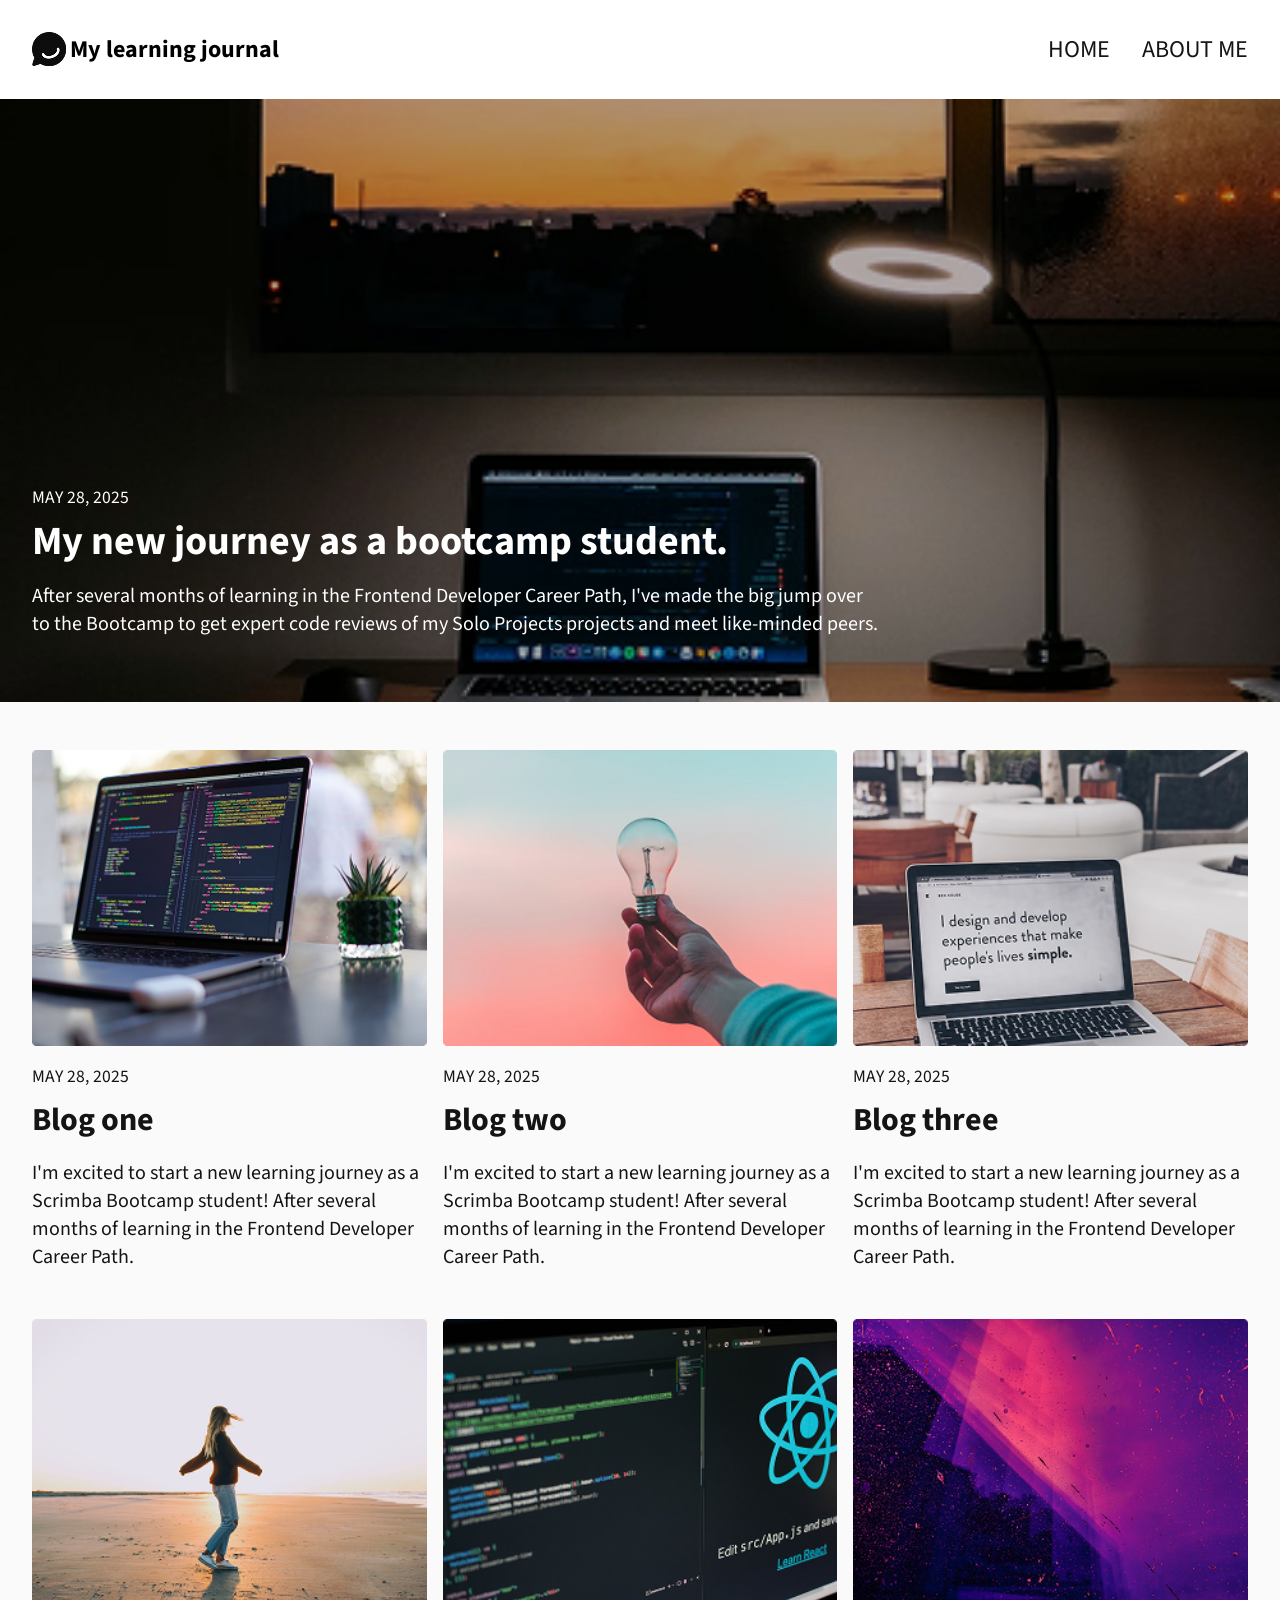
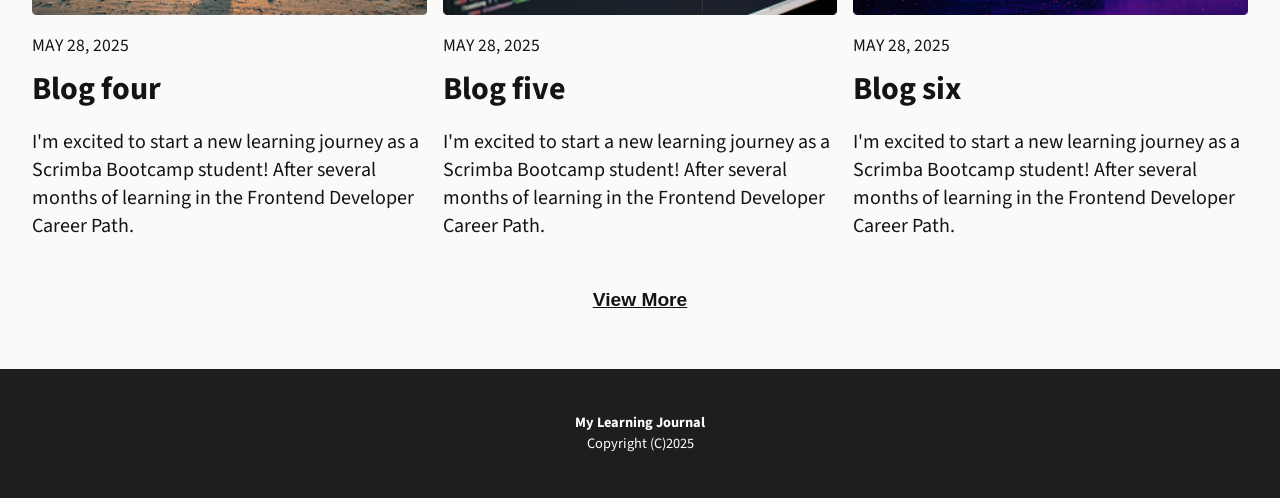
<file: index.html>
<!doctype html>
<html lang="en">
    <head>
        <title>My Learning Journal</title>
        <link rel="stylesheet" href="css/style.css">
        <link rel="preconnect" href="https://fonts.googleapis.com">
        <link rel="preconnect" href="https://fonts.gstatic.com" crossorigin>
        <link href="https://fonts.googleapis.com/css2?family=Source+Sans+3:wght@200..900&display=swap" rel="stylesheet">
        <meta name="viewport" content="width=device-width, initial-scale=1.0">
    </head>
    <body>
        <header class="site-header">
            <div class="logo">
                <a href="index.html">
                    <img class="logo-img" src="images/logo.png" alt="logo">
                </a>
                <h1>My learning journal</h1>
            </div>
            <nav class="nav-bar" id="nav-bar">
                <button class="menu-btn menu-btn-hover" id="menu-btn">Menu
                    <img class="menu-icon" src="images/bars-solid-full.svg" alt="Menu icon">
                </button>
                <ul class="nav-ul" id="nav-ul">
                    <li><a class="nav-link" href="index.html">Home</a></li>
                    <li><a class="nav-link" href="about.html">About me</a></li>
                </ul> 
            </nav>
        </header>
        <main>
			<article class="last-article">
                <a href="article.html" 
				    class="article-link" 
				    aria-label="Last article">
					<header class="article-header">
						<h2 class="last-article-header">My new journey as a bootcamp student.</h2>
						<span class="article-date">May 28, 2025</span>
					</header>
                    <p>
                        After several months of learning in the Frontend
                        Developer Career Path, I've made the big jump over to
                        the Bootcamp to get expert code reviews of my Solo
                        Projects projects and meet like-minded peers.
                    </p>
                </a>
			</article>
			<article class="blog-article blog-one">
				<img src="images/blog-image-06.png" 
					alt="A laptop on a desk with code on the screen">
                <a href="#" 
				    class="article-link" 
				    aria-label="Blog article one">
				    <header class="article-header">
					    <h2>Blog one</h2>
					    <span class="article-date">May 28, 2025</span>
				    </header>
                    <p>
                        I'm excited to start a new learning journey as a Scrimba Bootcamp student! 
                        After several months of learning in the Frontend Developer Career Path.
                    </p>
                </a>
			</article>
            <article class="blog-article blog-two">
				<img src="images/blog-image-04.png" 
					alt="A bulb in a person's hand">
                <a href="#" 
				    class="article-link" 
				    aria-label="Blog article two">
				    <header class="article-header">
					    <h2>Blog two</h2>
					    <span class="article-date">May 28, 2025</span>
				    </header>
                    <p>
                        I'm excited to start a new learning journey as a Scrimba Bootcamp student! 
                        After several months of learning in the Frontend Developer Career Path.
                    </p>
                </a>
			</article>
            <article class="blog-article blog-three">
				<img src="images/blog-image-02.png" 
					alt="A laptop on a desk with a developers slogan on the screen">
                <a href="#" 
				    class="article-link" 
				    aria-label="Blog article three">
				    <header class="article-header">
					    <h2>Blog three</h2>
					    <span class="article-date">May 28, 2025</span>
				    </header>
                    <p>
                        I'm excited to start a new learning journey as a Scrimba Bootcamp student! 
                        After several months of learning in the Frontend Developer Career Path.
                    </p>
                </a>
			</article>
            <article class="blog-article blog-four invisible">
				<img src="images/blog-image-03.png" 
					alt="A girl walking on a beach">
                <a href="#" 
				    class="article-link" 
				    aria-label="Blog article four">
				    <header class="article-header">
					    <h2>Blog four</h2>
					    <span class="article-date">May 28, 2025</span>
				    </header>
                    <p>
                        I'm excited to start a new learning journey as a Scrimba Bootcamp student! 
                        After several months of learning in the Frontend Developer Career Path.
                    </p>
                </a>
			</article>
            <article class="blog-article blog-five invisible">
				<img src="images/blog-image-01.png" 
					alt="A laptop on a desk with code on the screen">
                <a href="#" 
				    class="article-link" 
				    aria-label="Blog article five">
				    <header class="article-header">
					    <h2>Blog five</h2>
					    <span class="article-date">May 28, 2025</span>
				    </header>
                    <p>
                        I'm excited to start a new learning journey as a Scrimba Bootcamp student! 
                        After several months of learning in the Frontend Developer Career Path.
                    </p>
                </a>
			</article>
            <article class="blog-article blog-six invisible">
				<img src="images/blog-image-05.png" 
					alt="A half dark and half pink picture">
                <a href="#" 
				    class="article-link" 
				    aria-label="Blog article six">
				    <header class="article-header">
					    <h2>Blog six</h2>
					    <span class="article-date">May 28, 2025</span>
				    </header>
                    <p>
                        I'm excited to start a new learning journey as a Scrimba Bootcamp student! 
                        After several months of learning in the Frontend Developer Career Path.
                    </p>
                </a>
			</article>
            <button class="view-more" id="view-more">View more</button>
        </main>
        <footer class="site-footer">
            <p>My Learning Journal<span> Copyright (C)2025 </span></p>
        </footer>
        <script src="index.js"></script>
    </body>
</html>
</file>
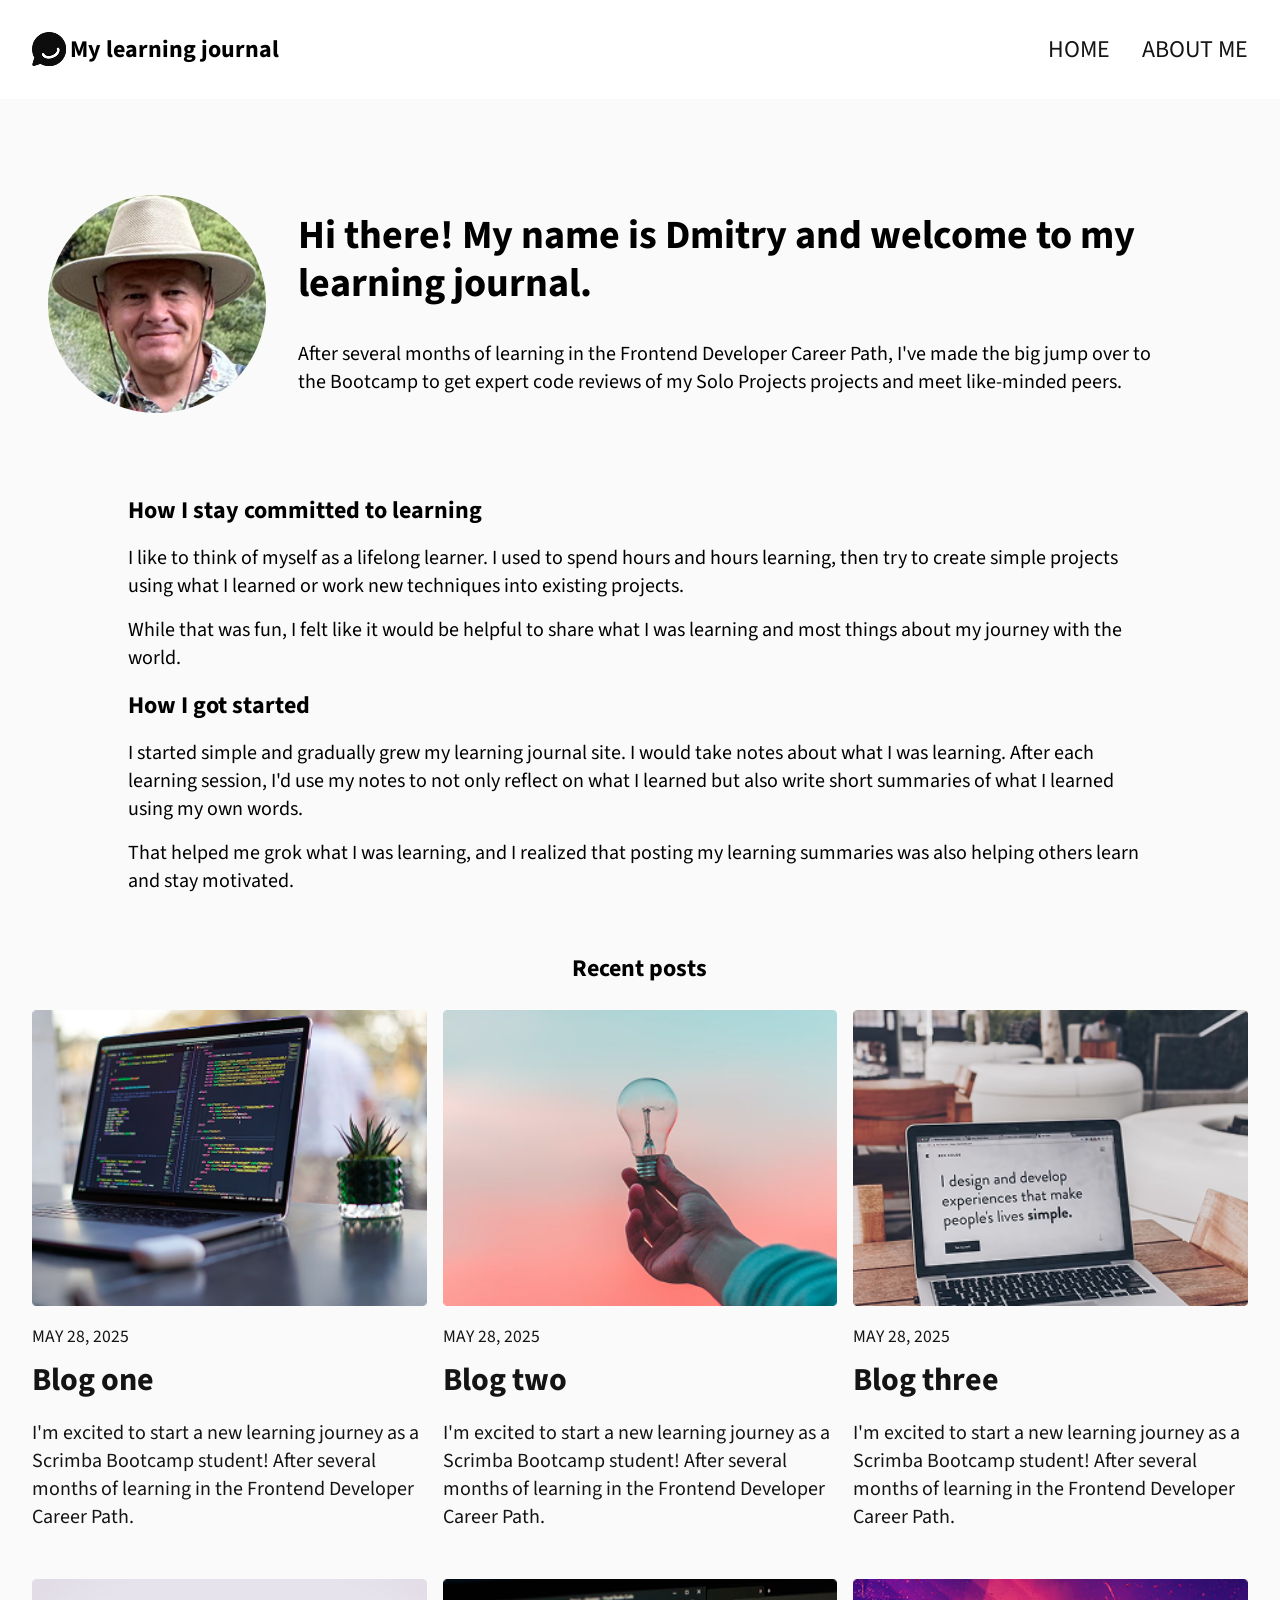
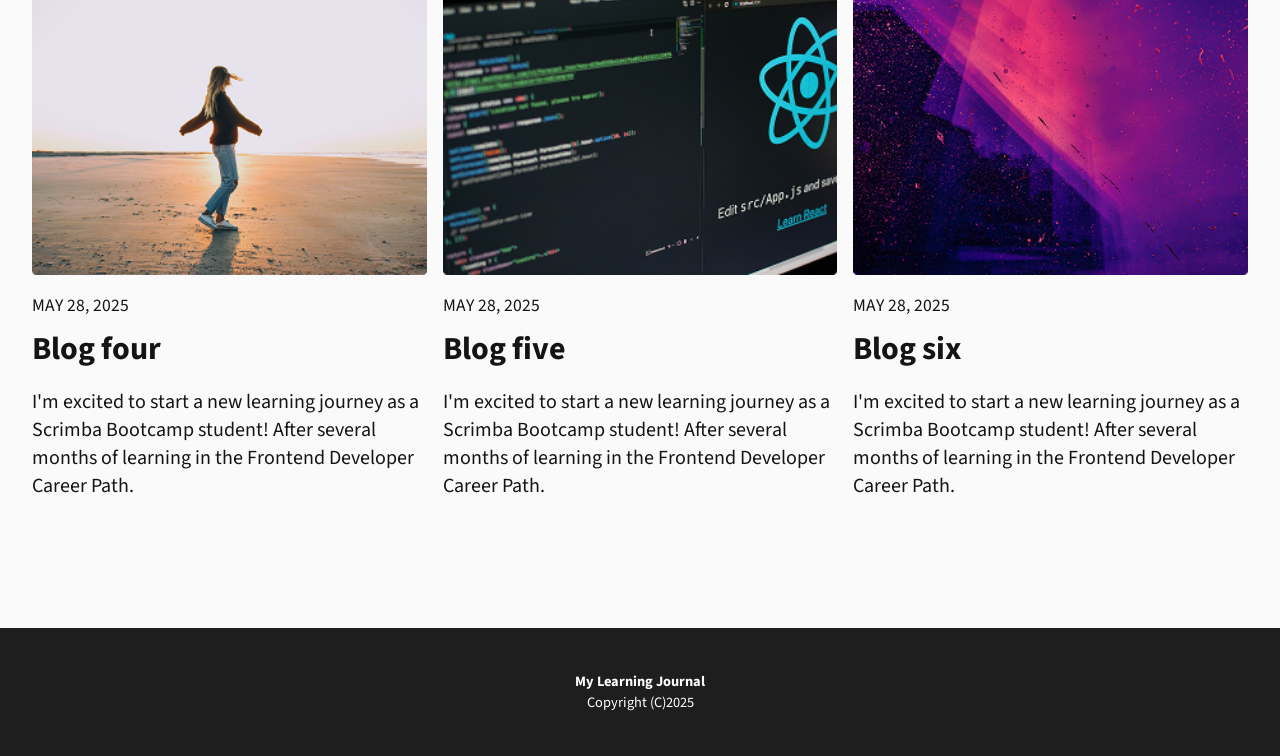
<file: about.html>
<!doctype html>
<html lang="en">
    <head>
        <title>My Learning Journal</title>
        <link rel="stylesheet" href="css/style.css">
        <link rel="stylesheet" href="css/about.css">
        <link rel="preconnect" href="https://fonts.googleapis.com">
        <link rel="preconnect" href="https://fonts.gstatic.com" crossorigin>
        <link href="https://fonts.googleapis.com/css2?family=Source+Sans+3:wght@200..900&display=swap" rel="stylesheet">
        <meta name="viewport" content="width=device-width, initial-scale=1.0">
    </head>
    <body>
        <header class="site-header">
            <div class="logo">
                <a href="index.html">
                    <img class="logo-img" src="images/logo.png" alt="logo">
                </a>
                <h1>My learning journal</h1>
            </div>
            <nav class="nav-bar" id="nav-bar">
                <button class="menu-btn menu-btn-hover" id="menu-btn">Menu
                    <img class="menu-icon" src="images/bars-solid-full.svg" alt="Menu icon">
                </button>
                <ul class="nav-ul" id="nav-ul">
                    <li><a class="nav-link" href="index.html">Home</a></li>
                    <li><a class="nav-link" href="about.html">About me</a></li>
                </ul>
            </nav>
        </header>
        <main>
			<article class="about-article">
				<header class="about-header">
                    <img class="about-img" src="images/photo25.jpg"
                        alt="A young man smiling" />
					<h2 class="about-article-header">Hi there! My name is Dmitry and welcome to my learning journal.</h2>
					<p class="about-text">
                        After several months of learning in the Frontend
                        Developer Career Path, I've made the big jump over to
                        the Bootcamp to get expert code reviews of my Solo
                        Projects projects and meet like-minded peers.
                    </p>
				</header>
                <div class="about-article-part">
                    <h3>How I stay committed to learning</h3>
                    <p>
                        I like to think of myself as a lifelong learner. I used to spend hours and hours learning, then try to create simple
                        projects using what I learned or work new techniques into existing projects.
                    </p>
                    <p>
                        While that was fun, I felt like it would be helpful to share what I was learning and most things about my journey
                        with the world.
                    </p>
                    <h3>How I got started</h3>
                    <p>
                        I started simple and gradually grew my learning journal site. I would take notes about what I was learning. 
                        After each learning session, I'd use my notes to not only reflect on what I learned but also write short summaries of
                        what I learned using my own words.
                    </p>
                    <p>
                        That helped me grok what I was learning, and I realized that posting my learning summaries was also helping
                        others learn and stay motivated.
                    </p>
                </div>
                <h3 class="recent-posts">Recent posts</h3>
			</article>
			<article class="blog-article blog-one">
				<img src="images/blog-image-06.png" 
					alt="A laptop on a desk with code on the screen">
                <a href="#" 
				    class="article-link" 
				    aria-label="Blog article one">
				    <header class="article-header">
					    <h2>Blog one</h2>
					    <span class="article-date">May 28, 2025</span>
				    </header>
                    <p>
                        I'm excited to start a new learning journey as a Scrimba Bootcamp student! 
                        After several months of learning in the Frontend Developer Career Path.
                    </p>
                </a>
			</article>
            <article class="blog-article blog-two">
				<img src="images/blog-image-04.png" 
					alt="A bulb in a person's hand">
                <a href="#" 
				    class="article-link" 
				    aria-label="Blog article two">
				    <header class="article-header">
					    <h2>Blog two</h2>
					    <span class="article-date">May 28, 2025</span>
				    </header>
                    <p>
                        I'm excited to start a new learning journey as a Scrimba Bootcamp student! 
                        After several months of learning in the Frontend Developer Career Path.
                    </p>
                </a>
			</article>
            <article class="blog-article blog-three">
				<img src="images/blog-image-02.png" 
					alt="A laptop on a desk with a developers slogan on the screen">
                <a href="#" 
				    class="article-link" 
				    aria-label="Blog article three">
				    <header class="article-header">
					    <h2>Blog three</h2>
					    <span class="article-date">May 28, 2025</span>
				    </header>
                    <p>
                        I'm excited to start a new learning journey as a Scrimba Bootcamp student! 
                        After several months of learning in the Frontend Developer Career Path.
                    </p>
                </a>
			</article>
            <article class="blog-article blog-four invisible">
				<img src="images/blog-image-03.png" 
					alt="A girl walking on a beach">
                <a href="#" 
				    class="article-link" 
				    aria-label="Blog article four">
				    <header class="article-header">
					    <h2>Blog four</h2>
					    <span class="article-date">May 28, 2025</span>
				    </header>
                    <p>
                        I'm excited to start a new learning journey as a Scrimba Bootcamp student! 
                        After several months of learning in the Frontend Developer Career Path.
                    </p>
                </a>
			</article>
            <article class="blog-article blog-five invisible">
				<img src="images/blog-image-01.png" 
					alt="A laptop on a desk with code on the screen">
                <a href="#" 
				    class="article-link" 
				    aria-label="Blog article five">
				    <header class="article-header">
					    <h2>Blog five</h2>
					    <span class="article-date">May 28, 2025</span>
				    </header>
                    <p>
                        I'm excited to start a new learning journey as a Scrimba Bootcamp student! 
                        After several months of learning in the Frontend Developer Career Path.
                    </p>
                </a>
			</article>
            <article class="blog-article blog-six invisible">
				<img src="images/blog-image-05.png" 
					alt="A half dark and half pink picture">
                <a href="#" 
				    class="article-link" 
				    aria-label="Blog article six">
				    <header class="article-header">
					    <h2>Blog six</h2>
					    <span class="article-date">May 28, 2025</span>
				    </header>
                    <p>
                        I'm excited to start a new learning journey as a Scrimba Bootcamp student! 
                        After several months of learning in the Frontend Developer Career Path.
                    </p>
                </a>
			</article>
            <button class="view-more">View more</button>
        </main>
        <footer class="site-footer">
            <p>My Learning Journal<span> Copyright (C)2025 </span></p>
        </footer>
        <script src="index.js"></script>
    </body>
</html>
</file>
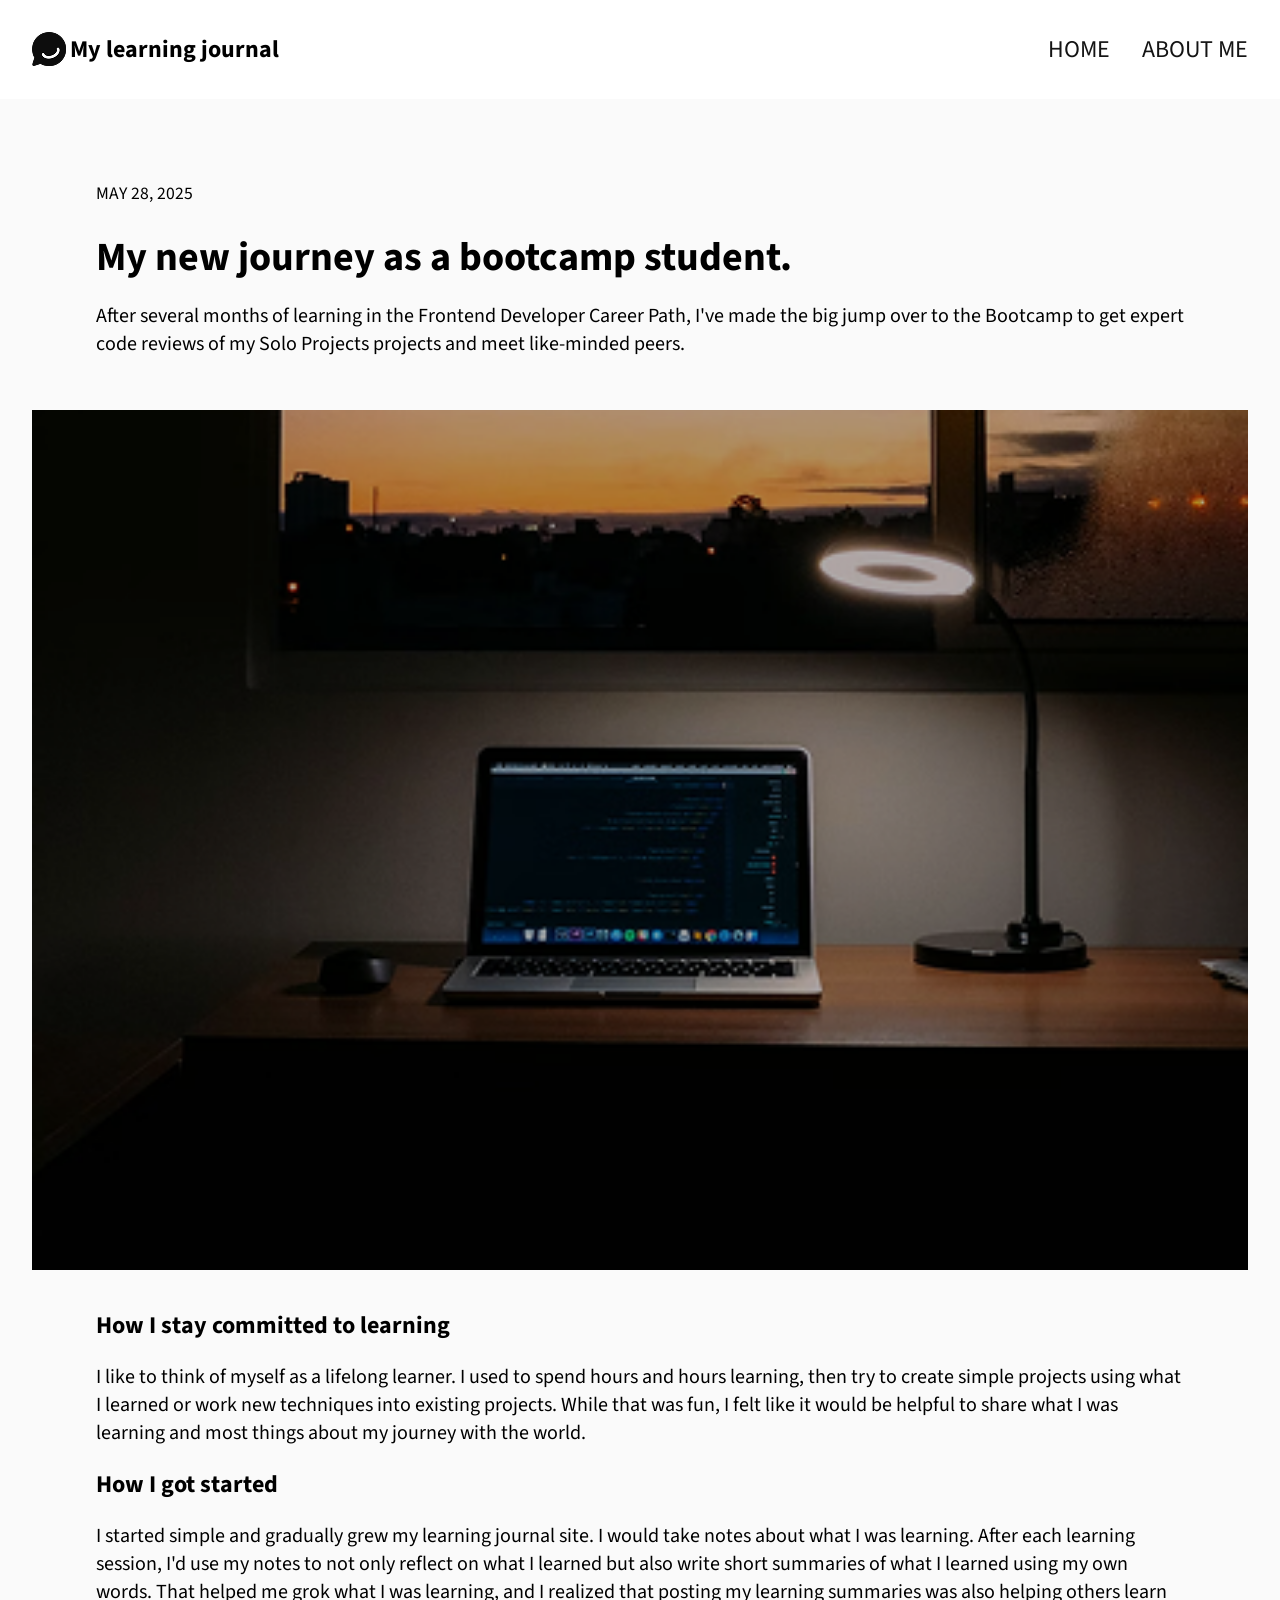
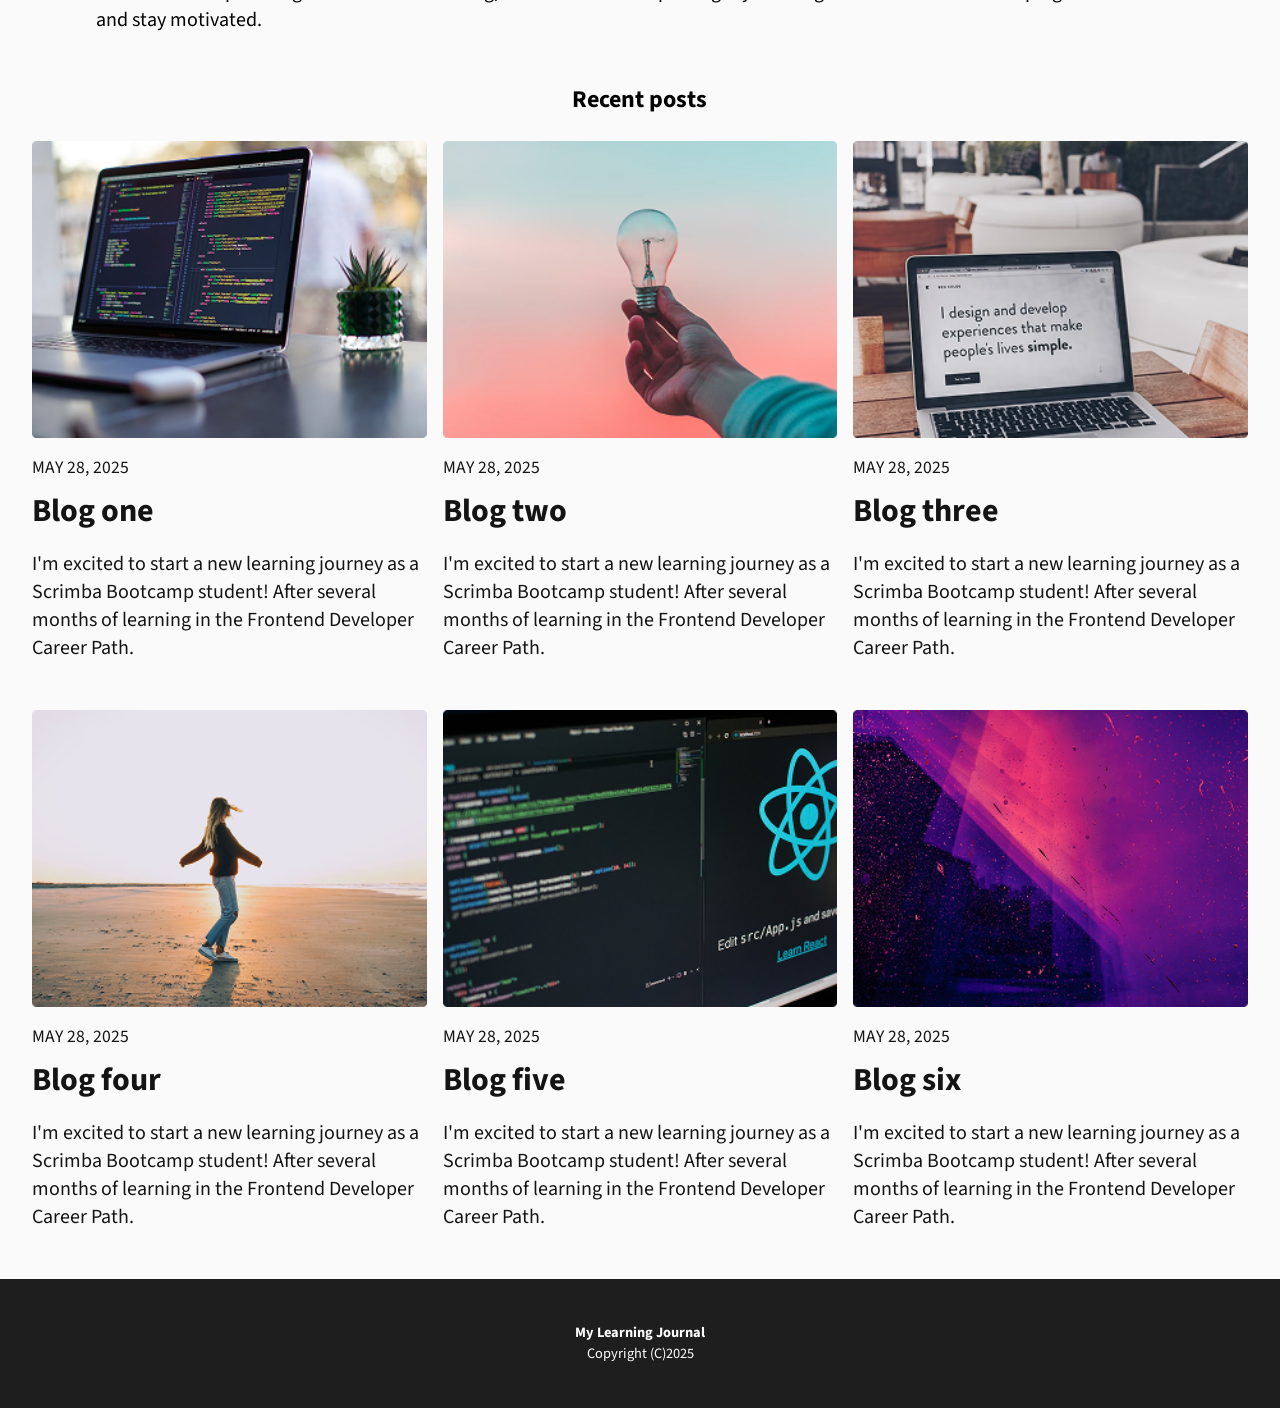
<file: article.html>
<!doctype html>
<html lang="en">
    <head>
        <title>My Learning Journal</title>
        <link rel="stylesheet" href="css/style.css">
        <link rel="stylesheet" href="css/article.css">
        <link rel="preconnect" href="https://fonts.googleapis.com">
        <link rel="preconnect" href="https://fonts.gstatic.com" crossorigin>
        <link href="https://fonts.googleapis.com/css2?family=Source+Sans+3:wght@200..900&display=swap" rel="stylesheet">
        <meta name="viewport" content="width=device-width, initial-scale=1.0">
    </head>
    <body>
        <header class="site-header">
            <div class="logo">
                <a href="index.html">
                    <img class="logo-img" src="images/logo.png" alt="logo">
                </a>
                <h1>My learning journal</h1>
            </div>
            <nav class="nav-bar" id="nav-bar">
                <button class="menu-btn menu-btn-hover" id="menu-btn">Menu
                    <img class="menu-icon" src="images/bars-solid-full.svg" alt="Menu icon">
                </button>
                <ul class="nav-ul" id="nav-ul">
                    <li><a class="nav-link" href="index.html">Home</a></li>
                    <li><a class="nav-link" href="about.html">About me</a></li>
                </ul>
            </nav>
        </header>
        <main>
			<article class="current-article">
                <div class="current-article-part">
				    <header class="article-header">
					    <h2 class="last-article-header">My new journey as a bootcamp student.</h2>
					    <span class="article-date">May 28, 2025</span>
				    </header>
                    <p>
                        After several months of learning in the Frontend
                        Developer Career Path, I've made the big jump over to
                        the Bootcamp to get expert code reviews of my Solo
                        Projects projects and meet like-minded peers.
                    </p>
                </div>
                <img class="article-img" src="images/article-image.png"
                    alt="A laptop and a lamp on a desk with code on the screen" />
                <div class="current-article-part">
                    <h3>How I stay committed to learning</h3>
                    <p>
                        I like to think of myself as a lifelong learner. I used to spend hours and hours learning, then try to create simple
                        projects using what I learned or work new techniques into existing projects.
                        While that was fun, I felt like it would be helpful to share what I was learning and most things about my journey
                        with the world.
                    </p>
                    <h3>How I got started</h3>
                    <p>
                        I started simple and gradually grew my learning journal site. I would take notes about what I was learning. 
                        After each learning session, I'd use my notes to not only reflect on what I learned but also write short summaries of
                        what I learned using my own words.
                        That helped me grok what I was learning, and I realized that posting my learning summaries was also helping
                        others learn and stay motivated.
                    </p>
                </div>
                <h3 class="recent-posts">Recent posts</h3>
			</article>
			<article class="blog-article blog-one">
				<img src="images/blog-image-06.png" 
					alt="A laptop on a desk with code on the screen">
                <a href="#" 
				    class="article-link" 
				    aria-label="Blog article one">
				    <header class="article-header">
					    <h2>Blog one</h2>
					    <span class="article-date">May 28, 2025</span>
				    </header>
                    <p>
                        I'm excited to start a new learning journey as a Scrimba Bootcamp student! 
                        After several months of learning in the Frontend Developer Career Path.
                    </p>
                </a>
			</article>
            <article class="blog-article blog-two">
				<img src="images/blog-image-04.png" 
					alt="A bulb in a person's hand">
                <a href="#" 
				    class="article-link" 
				    aria-label="Blog article two">
				    <header class="article-header">
					    <h2>Blog two</h2>
					    <span class="article-date">May 28, 2025</span>
				    </header>
                    <p>
                        I'm excited to start a new learning journey as a Scrimba Bootcamp student! 
                        After several months of learning in the Frontend Developer Career Path.
                    </p>
                </a>
			</article>
            <article class="blog-article blog-three">
				<img src="images/blog-image-02.png" 
					alt="A laptop on a desk with a developers slogan on the screen">
                <a href="#" 
				    class="article-link" 
				    aria-label="Blog article three">
				    <header class="article-header">
					    <h2>Blog three</h2>
					    <span class="article-date">May 28, 2025</span>
				    </header>
                    <p>
                        I'm excited to start a new learning journey as a Scrimba Bootcamp student! 
                        After several months of learning in the Frontend Developer Career Path.
                    </p>
                </a>
			</article>
            <article class="blog-article blog-four invisible">
				<img src="images/blog-image-03.png" 
					alt="A girl walking on a beach">
                <a href="#" 
				    class="article-link" 
				    aria-label="Blog article four">
				    <header class="article-header">
					    <h2>Blog four</h2>
					    <span class="article-date">May 28, 2025</span>
				    </header>
                    <p>
                        I'm excited to start a new learning journey as a Scrimba Bootcamp student! 
                        After several months of learning in the Frontend Developer Career Path.
                    </p>
                </a>
			</article>
            <article class="blog-article blog-five invisible">
				<img src="images/blog-image-01.png" 
					alt="A laptop on a desk with code on the screen">
                <a href="#" 
				    class="article-link" 
				    aria-label="Blog article five">
				    <header class="article-header">
					    <h2>Blog five</h2>
					    <span class="article-date">May 28, 2025</span>
				    </header>
                    <p>
                        I'm excited to start a new learning journey as a Scrimba Bootcamp student! 
                        After several months of learning in the Frontend Developer Career Path.
                    </p>
                </a>
			</article>
            <article class="blog-article blog-six invisible">
				<img src="images/blog-image-05.png" 
					alt="A half dark and half pink picture">
                <a href="#" 
				    class="article-link" 
				    aria-label="Blog article six">
				    <header class="article-header">
					    <h2>Blog six</h2>
					    <span class="article-date">May 28, 2025</span>
				    </header>
                    <p>
                        I'm excited to start a new learning journey as a Scrimba Bootcamp student! 
                        After several months of learning in the Frontend Developer Career Path.
                    </p>
                </a>
			</article>
            <button class="view-more">View more</button>
        </main>
        <footer class="site-footer">
            <p>My Learning Journal<span> Copyright (C)2025 </span></p>
        </footer>
        <script src="index.js"></script>
    </body>
</html>
</file>
<file: css/style.css>
html, 
body {
    margin: 0;
    padding: 0;
    font-family: "Source Sans 3", sans-serif;
}

/* =================
    Typography 
   ================= */

h1, h2, h3, p {
    margin: 0;
}

.last-article-header,
.about-article-header {
    line-height: 1.2;
    letter-spacing: -0.05;
}

h2 {
    font-size: 2rem;
    font-weight: bold;
}

h3 {
    font-size: 1.25rem;
    font-weight: bold;
}

main p {
    font-size: 1.25rem;
    margin: 0;
}

/* =================
    Site Layout 
   ================= */

body {
    display: flex;
    flex-direction: column;
}

/* ================= 
    Header Layout 
================= */

.site-header {
    display: flex;
    justify-content: space-between;
    align-items: center;
    background-color: #ffffff;
    padding: 2em 2em 2em;
}

/* Logo styles */
.logo {
    display: flex;
    align-items: center;
    gap: 0.2em;
}

.logo-img {
    display: block;
    width: 2em;
    height: 2em;
}

.logo h1 {
    font-size: 1.2rem;
    font-weight: bold;
}

/* Navigation styles */
.nav-bar {
    display: flex;
    align-items: center;
}

.nav-bar-mobile {
    display: block;
    position: fixed;
    z-index: 1;
    top: 0;
    right: 0;
    background-color: #ffffff;
    border: 1px solid #822f00;
    padding: 0.5em 1em;
}

.nav-ul {
    display: none; /* to flex */
    list-style: none;
    text-transform: uppercase;
    gap: 2em;
    padding: 0;
    margin: 0;
}

.nav-ul-mobile {
    display: block;
    line-height: 2em;
}

.nav-link {
    text-decoration: none;
    color: #141414;
    font-size: 1rem;
}

.nav-link:hover,
.nav-link:focus {
    color: #822f00;
}

.menu-btn {
    display: flex;
    align-items: center;
    font-size: 1rem;
    text-transform: uppercase;
    padding: 0;
    border: none;
    background-color: transparent;
    cursor: pointer;
}

.menu-btn-hover:hover,
.menu-btn-hover:focus {
    color: #822f00;
}

.menu-btn-mobile {
    font-weight:  bold;
    border-bottom: 1px solid black;
    margin-bottom: 0.5em;
    cursor: default;
}

.menu-icon {
    display: block;
    width: 1.5em;
    height: 1.5em;
}

/* ===============
    Main Layout
================ */

main {
    display: flex;
    flex-direction: column;
    gap: 3em;
}

.last-article {
    display: flex;
    flex-direction: column;
    background: #1e1e1e url("../images/article-image.png");
    background-size: 100% auto;
    color: white;
    padding: 6em 2em 2em;
}

.last-article a {
    text-decoration: none;
    color: white;
}

.last-article-header {
    font-size: 2.5rem;
    font-weight: bold;
    margin: 0;
}

.article-header {
    display: flex;
    flex-direction: column;
    gap: 0.5em;
    margin-bottom: 1em;
}

.article-date {
    font-size: 1.1rem;
    text-transform: uppercase;
    order: -1;
    margin-top: 1em;
}

.blog-article {
    display: flex;
    flex-direction: column;
    color: #141414;
    margin: 0 2em;
}

img {
    width: 100%;
    border-radius: 4px;
}

.blog-article a {
    text-decoration: none;
    color: #141414;
}

.blog-article.invisible {
    display: none;
}

.recent-posts {
    text-align: center;
    margin-top: 2em;
    margin-bottom: -1em;
}

.view-more {
    border: none;
    background-color: transparent;
    text-transform: capitalize;
    text-decoration: underline;
    color: #141414;
    font-weight: bold;
    font-size: 1.2rem;
    cursor: pointer;
    margin-bottom: 3em;
}

.view-more:hover,
.view-more:focus {
    color: #822f00;
}

/* =================
    Footer Layout
================= */
.site-footer {
    display: flex;
    justify-content: center;
    background-color: #1e1e1e;
    color: white;
    text-align: center;
    padding-top: 3em;
    padding-bottom: 3em;
    font-size: 0.9rem;
    font-weight: bold;
}

.site-footer span {
    display: block;
    font-weight: normal;
    margin: 0;
}

/* =================
    Media Queries
================= */

@media (min-width: 768px) {

    .nav-ul {
        display: flex;
    }

    .menu-btn {
        display: none;
    }

    .blog-article.invisible {
        display: flex;
    }

    /* main grid */
    main {
        display: grid;
        gap: 3em 1em;
        background-color: #fafafa;
        grid-template-columns: 1em repeat(3, 1fr) 1em;
        grid-template-areas:
            "last last last last last"
            ".... blg1 blg2 blg3 ...."
            ".... blg4 blg5 blg6 ...."
            "view view view view view";
    } 

    .blog-article {
        margin: 0;
    }

    .last-article {
        grid-area: last;
        padding: 10em 10em 4em 2em;
    }

    .blog-one {
        grid-area: blg1;
    } 

    .blog-two {
        grid-area: blg2;
    } 

    .blog-three {
        grid-area: blg3;
    } 

    .blog-four {
        grid-area: blg4;
    } 

    .blog-five {
        grid-area: blg5;
    } 

    .blog-six {
        grid-area: blg6;
    }

    .view-more {
        grid-area: view;
    }

    .logo img {
        width: 2.2em;
        height: 2.2em;
    }

    .logo h1 {
        font-size: 1.5rem;
    }

    .nav-link {
        font-size: 1.5rem;
    }

    .recent-posts,
    .current-article h3,
    .about-article h3 {
        font-size: 1.5em;
    }
}

@media (min-width: 1024px) {

    .last-article {
        padding: 23em 25em 4em 2em;
    }
    
}
</file>
<file: css/about.css>
main {
    padding-bottom: 5em;
}

.about-header {
    padding: 2em;
}

.about-article-header {
    font-size: 2.5rem;
    margin: 0.7em 0;
}

.about-img {
    border-radius: 50%;
    width: 50%;
}

.about-article-part {
    display: flex;
    flex-direction: column;
    gap: 1em;
    padding: 2em;
}

.recent-posts {
    margin-top: 1em;
}

.view-more {
    display: none;
}

/* =================
    Media Queries
================= */

@media (min-width: 768px) {

    .about-article {
        grid-column: span 5; /* main grid */
    }

    .about-img {
        grid-area: pict;
        width: 100%;
    }

    .about-article-header {
        grid-area: head;
        margin: 0 0 0.5em;
    }

    .about-text {
        grid-area: text;
    }

    .about-header {
        display: grid;
        grid-template-columns: 1fr 4fr;
        grid-template-areas:
            "pict head"
            "pict text";
        column-gap: 2em;
        align-items: center;
        margin-top: 1em;
        margin-right: 4em;
    }

    .about-article-part {
        margin: 0 3em;
    }
}

@media (min-width: 1024px) {

    .about-header {
        margin: 4em 5em 1em 1em;
    } 

    .about-article-header {
        margin: 0;
    }

    .about-article-part {
        margin: 0 6em;
    }
}
</file>
<file: css/article.css>
main {
    padding-top: 1em;
    padding-bottom: 5em;
}

.current-article h2 {
    margin-top: 0.5em; 
}

.current-article p {
    margin: 1em 0; 
}

.current-article-part {
    padding: 0 2em;
}

.article-img {
    box-sizing: border-box;
    padding: 2em; 
}

.view-more {
    display: none;
}

/* =================
    Media Queries
================= */

@media (min-width: 768px) {
    
    main {
        padding-top: 4em;
        padding-bottom: 0;
    } 

    .current-article {
        grid-column: span 5; /* main grid */
    }

    .current-article-part {
        padding: 0 6em;
    }
}
</file>
